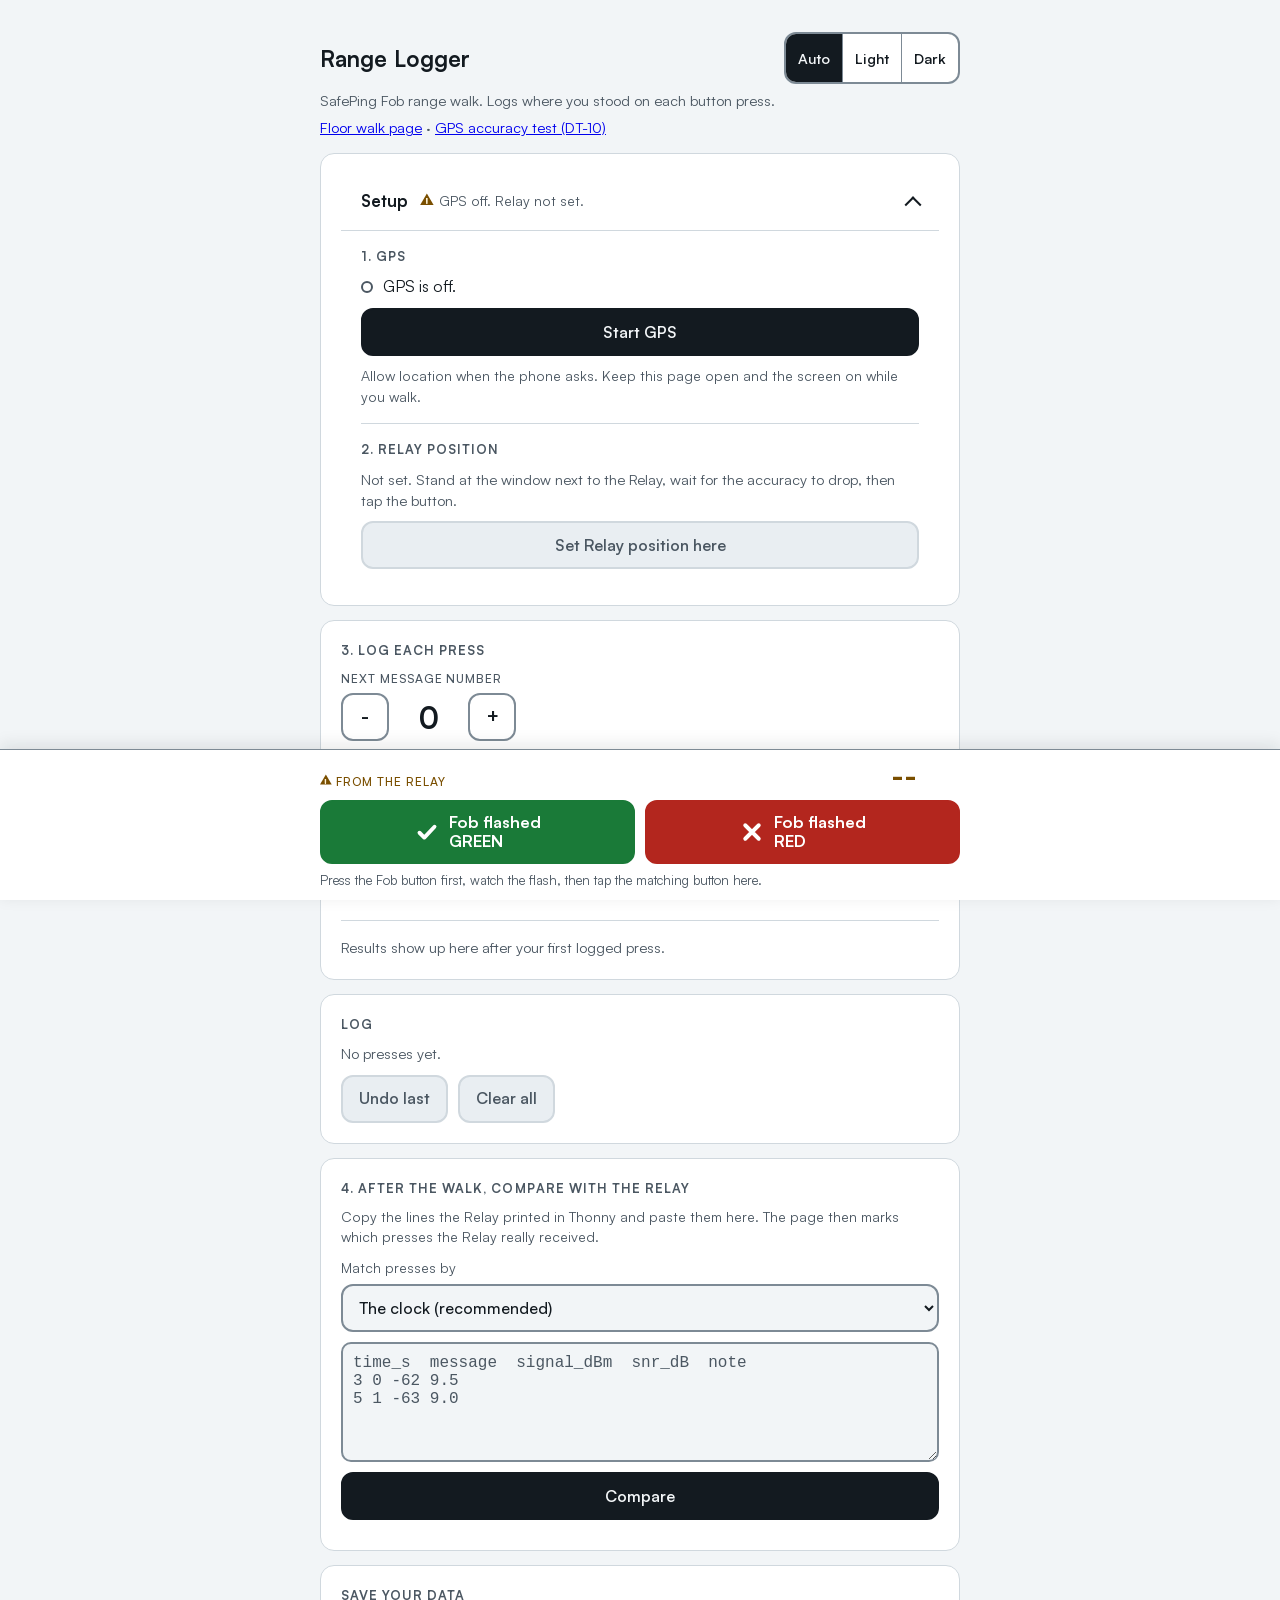
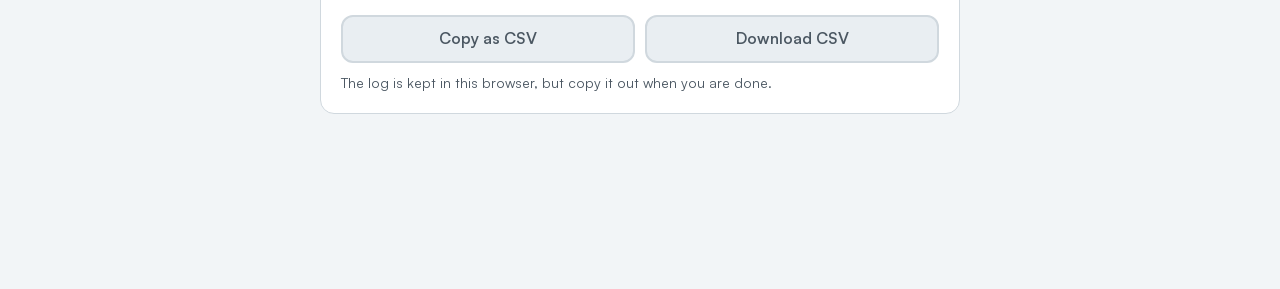
<file: index.html>
<!doctype html>
<html lang="en">
<head>
<meta charset="utf-8">
<meta name="viewport" content="width=device-width, initial-scale=1, viewport-fit=cover">
<meta name="color-scheme" content="light dark">
<title>Range Logger</title>
<link rel="icon" href="data:,">
<link rel="stylesheet" href="style.css">
</head>
<body>

<!-- Check mark and X shapes, drawn once and reused. They stay readable without color. -->
<svg class="sprite" aria-hidden="true" focusable="false">
  <symbol id="i-check" viewBox="0 0 16 16"><path d="M3 8.5l3.2 3.2L13 4.5" fill="none" stroke="currentColor" stroke-width="2.6" stroke-linecap="round" stroke-linejoin="round"/></symbol>
  <symbol id="i-x" viewBox="0 0 16 16"><path d="M3.5 3.5l9 9M12.5 3.5l-9 9" fill="none" stroke="currentColor" stroke-width="2.6" stroke-linecap="round"/></symbol>
</svg>

<main>
  <header>
    <div class="titlebar">
      <h1>Range Logger</h1>
      <div class="theme" role="group" aria-label="Theme">
        <button type="button" data-theme-choice="auto" aria-pressed="true">Auto</button>
        <button type="button" data-theme-choice="light" aria-pressed="false">Light</button>
        <button type="button" data-theme-choice="dark" aria-pressed="false">Dark</button>
      </div>
    </div>
    <p class="sub">SafePing Fob range walk. Logs where you stood on each button press.</p>
    <p class="sub"><a href="floor.html">Floor walk page</a> · <a href="dt10.html">GPS accuracy test (DT-10)</a></p>
  </header>

  <details id="setup" class="card setup" open>
    <summary>
      <span class="sum-title">Setup</span>
      <span id="setupState" class="sum-state">GPS off. Relay not set.</span>
    </summary>
    <div class="setup-body">
      <section id="gpsBox">
        <h2>1. GPS</h2>
        <div class="status"><span id="gpsDot" class="dot"></span><span id="gpsText">GPS is off.</span></div>
        <div class="row gap-top">
          <button id="gpsBtn" class="primary grow">Start GPS</button>
        </div>
        <p class="note">Allow location when the phone asks. Keep this page open and the screen on while you walk.</p>
      </section>

      <section id="baseBox">
        <h2>2. Relay position</h2>
        <p id="baseText" class="empty" aria-live="polite">Not set. Stand at the window next to the Relay, wait for the accuracy to drop, then tap the button.</p>
        <div class="row gap-top">
          <button id="baseBtn" class="grow" disabled>Set Relay position here</button>
        </div>
      </section>
    </div>
  </details>

  <section id="logBox" class="card">
    <h2>3. Log each press</h2>
    <div class="label">Next message number</div>
    <div class="counter">
      <button id="numDown" aria-label="Lower the number">-</button>
      <span id="numNow" class="big">0</span>
      <button id="numUp" aria-label="Raise the number">+</button>
    </div>
    <button id="numReset">Fob restarted, set to 0</button>
    <p class="note">The distance and the two Fob buttons are at the bottom of the screen.</p>
  </section>

  <section id="resultBox" class="card">
    <h2>Result</h2>
    <div id="headline" hidden>
      <p id="headText" class="headline"></p>
      <div id="splitBar" class="split" role="img" aria-label="">
        <span id="barWorked" class="seg good"></span>
        <span id="barFailed" class="seg bad"></span>
      </div>
      <div class="split-legend">
        <span class="chip good"><svg class="ico" viewBox="0 0 16 16" aria-hidden="true"><use href="#i-check"/></svg>Worked <span id="cntWorked">0</span></span>
        <span class="chip bad"><svg class="ico" viewBox="0 0 16 16" aria-hidden="true"><use href="#i-x"/></svg>Failed <span id="cntFailed">0</span></span>
      </div>
      <p id="headSrc" class="note"></p>
    </div>
    <div id="resultExtra" class="result-extra">
      <dl id="summary"></dl>
    </div>
    <div id="chartWrap" class="chart-wrap" hidden>
      <svg id="chart" class="chart" viewBox="0 0 360 250" role="img" aria-label="Distance from the Relay for each press, in order, marked worked or failed"></svg>
      <div class="legend">
        <span class="ok"><svg class="ico" viewBox="0 0 14 14" aria-hidden="true"><circle cx="7" cy="7" r="5" fill="currentColor"/></svg><span class="muted">Worked</span></span>
        <span class="no"><svg class="ico" viewBox="0 0 16 16" aria-hidden="true"><use href="#i-x"/></svg><span class="muted">Failed</span></span>
        <span id="legendSrc"></span>
      </div>
    </div>
  </section>

  <section id="tableBox" class="card">
    <h2>Log</h2>
    <p id="emptyLog" class="empty">No presses yet.</p>
    <div class="tablewrap" id="tableWrap" hidden>
      <table>
        <thead><tr><th>#</th><th>Time</th><th>Feet</th><th>+/- m</th><th>Fob</th><th>Relay</th></tr></thead>
        <tbody id="rows"></tbody>
      </table>
    </div>
    <div class="row gap-top">
      <button id="undoBtn" disabled>Undo last</button>
      <button id="clearBtn" disabled>Clear all</button>
    </div>
  </section>

  <section id="compareBox" class="card">
    <h2>4. After the walk, compare with the Relay</h2>
    <p class="note flush">Copy the lines the Relay printed in Thonny and paste them here. The page then marks which presses the Relay really received.</p>
    <div class="row gap-top field">
      <label for="method">Match presses by</label>
      <select id="method">
        <option value="clock">The clock (recommended)</option>
        <option value="number">Message number</option>
      </select>
    </div>
    <textarea id="relayText" class="gap-top" placeholder="time_s  message  signal_dBm  snr_dB  note&#10;3 0 -62 9.5&#10;5 1 -63 9.0" aria-label="Relay log"></textarea>
    <div class="row gap-top">
      <button id="compareBtn" class="primary grow">Compare</button>
    </div>
    <p id="compareMsg" class="note" role="status" aria-live="polite"></p>
  </section>

  <section class="card">
    <h2>Save your data</h2>
    <div class="row">
      <button id="copyBtn" class="grow">Copy as CSV</button>
      <button id="dlBtn" class="grow">Download CSV</button>
    </div>
    <p id="saveMsg" class="note" role="status" aria-live="polite">The log is kept in this browser, but copy it out when you are done.</p>
    <textarea id="csvBox" class="gap-top" readonly hidden aria-label="CSV text to copy by hand"></textarea>
  </section>
</main>

<!-- Fixed to the bottom of the screen so it stays in reach while you walk. -->
<div class="bar" id="bar">
  <div class="bar-in">
    <div class="dist" id="distBox">
      <span class="label">From the Relay</span>
      <span id="distNow" class="big">--</span>
      <span id="distNowM" class="small muted mono">&nbsp;</span>
    </div>
    <div class="press">
      <button id="saidGreen" class="go"><svg class="ico" viewBox="0 0 16 16" aria-hidden="true"><use href="#i-check"/></svg><span>Fob flashed<br>GREEN</span></button>
      <button id="saidRed" class="stop"><svg class="ico" viewBox="0 0 16 16" aria-hidden="true"><use href="#i-x"/></svg><span>Fob flashed<br>RED</span></button>
    </div>
    <p id="logMsg" class="note" role="status" aria-live="polite">Press the Fob button first, watch the flash, then tap the matching button here.</p>
  </div>
</div>

<script src="app.js"></script>
</body>
</html>
</file>
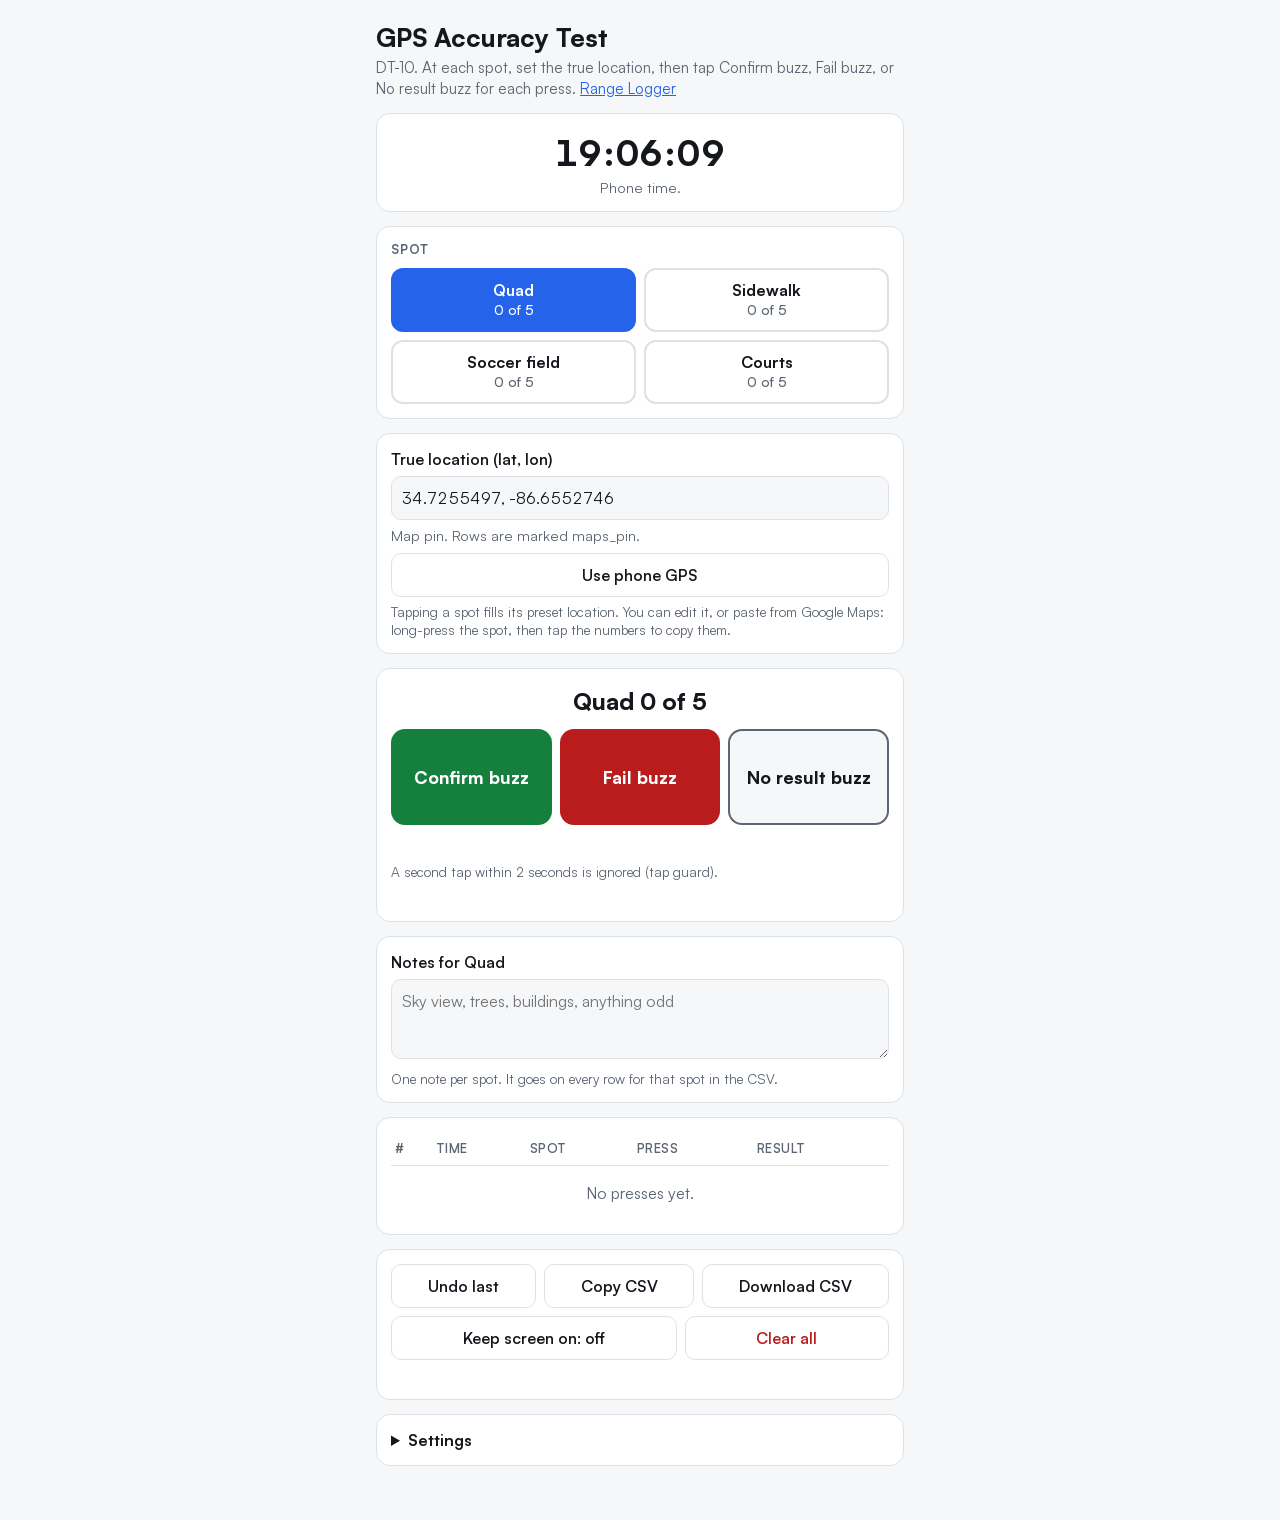
<file: dt10.html>
<!DOCTYPE html>
<html lang="en">
<head>
<meta charset="utf-8">
<meta name="viewport" content="width=device-width, initial-scale=1, viewport-fit=cover">
<meta name="color-scheme" content="light dark">
<title>GPS Accuracy Test</title>
<style>
  @font-face {
    font-family: "Satoshi";
    src: url("fonts/Satoshi-Variable.woff2") format("woff2");
    font-weight: 300 900;
    font-display: swap;
  }
  :root {
    --bg: #f6f7f9; --card: #ffffff; --text: #14171c; --muted: #5b6573; --line: #dde2e8;
    --accent: #2563eb; --accent-text: #ffffff; --ok: #15803d; --ok-bg: #dcfce7;
    --bad: #b91c1c; --bad-bg: #fee2e2; --flash: #dbeafe;
  }
  @media (prefers-color-scheme: dark) {
    :root {
      --bg: #0f1216; --card: #171b21; --text: #e8ecf1; --muted: #9aa5b3; --line: #2a313b;
      --accent: #3b82f6; --accent-text: #ffffff; --ok: #4ade80; --ok-bg: #14301f;
      --bad: #f87171; --bad-bg: #3a1717; --flash: #1e3a5f;
    }
  }
  * { box-sizing: border-box; }
  body {
    margin: 0; background: var(--bg); color: var(--text);
    font-family: "Satoshi", system-ui, -apple-system, "Segoe UI", sans-serif;
    -webkit-text-size-adjust: 100%;
  }
  main { max-width: 560px; margin: 0 auto; padding: 16px 16px 40px; }
  h1 { margin: 4px 0 2px; font-size: 1.6rem; font-weight: 800; }
  h2 { margin: 0 0 10px; font-size: 0.8rem; font-weight: 700; color: var(--muted); text-transform: uppercase; letter-spacing: 0.06em; }
  .sub { margin: 0 0 14px; color: var(--muted); font-size: 0.95rem; }
  .sub a { color: var(--accent); }
  .card { background: var(--card); border: 1px solid var(--line); border-radius: 14px; padding: 14px; margin-bottom: 14px; }
  .clock { font-variant-numeric: tabular-nums; font-size: 2.2rem; font-weight: 800; text-align: center; letter-spacing: 0.02em; }
  .hint { text-align: center; color: var(--muted); font-size: 0.9rem; margin-top: 2px; }
  button { font: inherit; touch-action: manipulation; cursor: pointer; }

  .spots { display: grid; grid-template-columns: repeat(2, 1fr); gap: 8px; }
  .spot-btn {
    min-height: 64px; padding: 8px 6px; border-radius: 12px; border: 2px solid var(--line);
    background: transparent; color: var(--text); font-weight: 700; line-height: 1.2;
  }
  .spot-btn .cnt { display: block; font-weight: 500; font-size: 0.85rem; color: var(--muted); margin-top: 2px; font-variant-numeric: tabular-nums; }
  .spot-btn[aria-pressed="true"] { background: var(--accent); color: var(--accent-text); border-color: var(--accent); }
  .spot-btn[aria-pressed="true"] .cnt { color: var(--accent-text); }

  .count { font-size: 1.5rem; font-weight: 800; text-align: center; font-variant-numeric: tabular-nums; margin: 2px 0 12px; }
  .results { display: grid; grid-template-columns: repeat(3, 1fr); gap: 8px; }
  .res-btn {
    min-height: 96px; padding: 8px 4px; border-radius: 14px; font-size: 1.1rem; font-weight: 800; line-height: 1.15;
    border: 2px solid transparent;
  }
  .res-btn.yes { background: var(--ok); color: #ffffff; }
  .res-btn.no { background: var(--bad); color: #ffffff; }
  .res-btn.none { background: var(--bg); color: var(--text); border-color: var(--muted); }
  .countdown { min-height: 1.4em; margin-top: 10px; text-align: center; font-weight: 700; font-variant-numeric: tabular-nums; }
  @media (prefers-color-scheme: dark) {
    .res-btn.yes, .res-btn.no { color: #0f1216; }
  }
  .res-btn:active { transform: scale(0.98); }
  .res-btn.guarded { opacity: 0.5; }

  .row { display: flex; gap: 8px; flex-wrap: wrap; }
  .row > * { flex: 1 1 auto; }
  .tool {
    min-height: 44px; padding: 8px 12px; border-radius: 10px; border: 1px solid var(--line);
    background: transparent; color: var(--text); font-weight: 600;
  }
  .tool:disabled { color: var(--muted); cursor: default; }
  .tool.danger { color: var(--bad); }

  label { display: block; font-weight: 600; margin-bottom: 6px; }
  input[type="text"], textarea {
    width: 100%; font: inherit; padding: 10px; border-radius: 10px; border: 1px solid var(--line);
    background: var(--bg); color: var(--text);
  }
  input[type="text"] { font-variant-numeric: tabular-nums; }
  input[aria-invalid="true"] { border: 2px solid var(--bad); }
  textarea { min-height: 80px; resize: vertical; }
  .error { color: var(--bad); font-weight: 600; font-size: 0.9rem; margin: 6px 0 0; }
  .error:empty { display: none; }
  .srcline { font-size: 0.9rem; margin: 6px 0 0; color: var(--muted); }
  .srcline.gps { color: var(--text); font-weight: 600; }

  table { width: 100%; border-collapse: collapse; font-variant-numeric: tabular-nums; }
  th, td { text-align: left; padding: 8px 4px; border-bottom: 1px solid var(--line); font-size: 0.95rem; }
  th { color: var(--muted); font-weight: 600; font-size: 0.8rem; text-transform: uppercase; letter-spacing: 0.04em; }
  tr.new td { background: var(--flash); }
  .tag { display: inline-block; padding: 2px 8px; border-radius: 999px; border: 1px solid currentColor; font-weight: 700; font-size: 0.82rem; white-space: nowrap; }
  .tag.yes { color: var(--ok); background: var(--ok-bg); }
  .tag.no { color: var(--bad); background: var(--bad-bg); }
  .tag.none { color: var(--muted); background: transparent; }
  .empty { color: var(--muted); text-align: center; padding: 16px 0; }
  .small { color: var(--muted); font-size: 0.85rem; margin: 6px 0 0; }
  .status { min-height: 1.2em; color: var(--muted); font-size: 0.9rem; margin-top: 8px; }
  details summary { cursor: pointer; font-weight: 700; }
</style>
</head>
<body>
<main>
  <h1>GPS Accuracy Test</h1>
  <p class="sub">DT-10. At each spot, set the true location, then tap Confirm buzz, Fail buzz, or No result buzz for each press. <a href="index.html">Range Logger</a></p>

  <section class="card">
    <div class="clock" id="clock">--:--:--</div>
    <div class="hint">Phone time.</div>
  </section>

  <section class="card">
    <h2>Spot</h2>
    <div class="spots" id="spots" role="group" aria-label="Spot"></div>
  </section>

  <section class="card">
    <label for="loc">True location (lat, lon)</label>
    <input type="text" id="loc" inputmode="text" autocomplete="off" autocapitalize="off" spellcheck="false"
           placeholder="40.712776, -74.005974" aria-describedby="locErr locSrc">
    <p class="error" id="locErr" role="alert"></p>
    <p class="srcline" id="locSrc"></p>
    <div class="row" style="margin-top:8px">
      <button class="tool" id="gps" type="button">Use phone GPS</button>
    </div>
    <p class="small">Tapping a spot fills its preset location. You can edit it, or paste from Google Maps: long-press the spot, then tap the numbers to copy them.</p>
  </section>

  <section class="card">
    <div class="count" id="count" aria-live="polite"></div>
    <div class="results">
      <button class="res-btn yes" id="yes" type="button">Confirm buzz</button>
      <button class="res-btn no" id="no" type="button">Fail buzz</button>
      <button class="res-btn none" id="none" type="button">No result buzz</button>
    </div>
    <div class="countdown" id="countdown"></div>
    <p class="small">A second tap within 2 seconds is ignored (tap guard).</p>
    <div class="status" id="status" role="status" aria-live="polite"></div>
  </section>

  <section class="card">
    <label for="note" id="noteLabel">Notes</label>
    <textarea id="note" placeholder="Sky view, trees, buildings, anything odd"></textarea>
    <p class="small">One note per spot. It goes on every row for that spot in the CSV.</p>
  </section>

  <section class="card">
    <table>
      <thead><tr><th>#</th><th>Time</th><th>Spot</th><th>Press</th><th>Result</th></tr></thead>
      <tbody id="rows"></tbody>
    </table>
    <div class="empty" id="empty">No presses yet.</div>
  </section>

  <section class="card">
    <div class="row">
      <button class="tool" id="undo" type="button">Undo last</button>
      <button class="tool" id="copy" type="button">Copy CSV</button>
      <button class="tool" id="download" type="button">Download CSV</button>
    </div>
    <div class="row" style="margin-top:8px">
      <button class="tool" id="wake" type="button">Keep screen on: off</button>
      <button class="tool danger" id="clear" type="button">Clear all</button>
    </div>
    <div class="status" id="status2" aria-hidden="true"></div>
  </section>

  <details class="card">
    <summary>Settings</summary>
    <div style="margin-top:10px">
      <label for="target">Presses per spot</label>
      <input type="text" id="target" inputmode="numeric" autocomplete="off">
      <p class="small">Used for the "3 of 5" count. Saved on this phone.</p>
    </div>
  </details>
</main>

<script>
(function () {
  "use strict";
  var KEY = "dt10.v1";
  var GUARD_MS = 2000;
  var COUNTDOWN_MS = 30000;
  var PRESETS = [
    { name: "Quad", loc: "34.7255497, -86.6552746" },
    { name: "Sidewalk", loc: "34.7252069, -86.6547724" },
    { name: "Soccer field", loc: "34.7235808, -86.6539513" },
    { name: "Courts", loc: "34.7243290, -86.6539111" }
  ];
  var SPOTS = PRESETS.map(function (p) { return p.name; });
  var RESULTS = {
    confirm: { label: "Confirm buzz", short: "Confirm", cls: "yes" },
    fail: { label: "Fail buzz", short: "Fail", cls: "no" },
    none: { label: "No result buzz", short: "No result", cls: "none" }
  };

  function presetLoc(name) {
    for (var i = 0; i < PRESETS.length; i++) { if (PRESETS[i].name === name) { return PRESETS[i].loc; } }
    return "";
  }
  function blankSpot(name) { return { loc: presetLoc(name), source: "maps_pin", acc: null, note: "" }; }
  function freshState() {
    var s = { spot: SPOTS[0], target: 5, spots: {}, rows: [] };
    SPOTS.forEach(function (name) { s.spots[name] = blankSpot(name); });
    return s;
  }

  // Browser storage can be missing or blocked, so every use is wrapped.
  function load() {
    var s = freshState();
    try {
      var raw = window.localStorage.getItem(KEY);
      var saved = raw ? JSON.parse(raw) : null;
      if (saved && Array.isArray(saved.rows)) {
        s.rows = saved.rows;
        // Rows saved by the first version used other result words.
        s.rows.forEach(function (r) {
          if (r.result === "confirmed") { r.result = "confirm"; }
          else if (r.result === "not_confirmed") { r.result = "fail"; }
        });
        if (SPOTS.indexOf(saved.spot) !== -1) { s.spot = saved.spot; }
        if (saved.target > 0) { s.target = saved.target; }
        SPOTS.forEach(function (name) {
          var sp = saved.spots && saved.spots[name];
          if (sp) {
            s.spots[name] = {
              loc: String(sp.loc || presetLoc(name)),
              source: sp.source === "phone_gps" ? "phone_gps" : "maps_pin",
              acc: typeof sp.acc === "number" ? sp.acc : null,
              note: String(sp.note || "")
            };
          }
        });
      }
    } catch (e) { /* start fresh */ }
    return s;
  }
  function save() {
    try { window.localStorage.setItem(KEY, JSON.stringify(state)); } catch (e) { /* not saved, still works */ }
  }

  var state = load();
  var lastTapAt = 0;
  var newestId = state.rows.length ? state.rows[state.rows.length - 1].id : null;
  var clearArmed = false, clearTimer = null;
  var wakeLock = null, wantWake = false;
  var gpsBusy = false;
  // When the 30 second reminder ends. 0 means no reminder is running.
  var countdownUntil = state.rows.length ? state.rows[state.rows.length - 1].epoch_ms + COUNTDOWN_MS : 0;
  if (countdownUntil <= Date.now()) { countdownUntil = 0; }

  var el = function (id) { return document.getElementById(id); };
  function pad(n) { return (n < 10 ? "0" : "") + n; }
  function hms(d) { return pad(d.getHours()) + ":" + pad(d.getMinutes()) + ":" + pad(d.getSeconds()); }
  function setStatus(text) { el("status").textContent = text; el("status2").textContent = text; }
  function cur() { return state.spots[state.spot]; }

  // Reads "lat, lon" as Google Maps copies it. Also takes a space instead of the comma.
  function parseLoc(text) {
    var t = String(text).trim();
    if (t === "") { return { ok: false, msg: "Paste the true location first, as lat, lon." }; }
    var m = t.match(/^\(?\s*([-+]?\d+(?:\.\d+)?)\s*(?:,\s*|\s+)([-+]?\d+(?:\.\d+)?)\s*\)?$/);
    if (!m) { return { ok: false, msg: "That is not two numbers. Use the form 40.712776, -74.005974." }; }
    var lat = parseFloat(m[1]), lon = parseFloat(m[2]);
    if (!isFinite(lat) || !isFinite(lon)) { return { ok: false, msg: "That is not two numbers." }; }
    if (lat < -90 || lat > 90) { return { ok: false, msg: "Latitude must be between -90 and 90. Check the order is lat, lon." }; }
    if (lon < -180 || lon > 180) { return { ok: false, msg: "Longitude must be between -180 and 180." }; }
    return { ok: true, lat: lat, lon: lon };
  }

  function countFor(name) {
    return state.rows.filter(function (r) { return r.spot === name; }).length;
  }

  // Shows the error under the field. Empty is not marked as an error until a press is tried.
  function checkLoc(showEmpty) {
    var p = parseLoc(el("loc").value);
    var isEmpty = el("loc").value.trim() === "";
    var show = !p.ok && (!isEmpty || showEmpty);
    el("locErr").textContent = show ? p.msg : "";
    el("loc").setAttribute("aria-invalid", show ? "true" : "false");
    return p;
  }

  function renderSource() {
    var sp = cur(), s = el("locSrc");
    if (sp.source === "phone_gps" && sp.loc) {
      s.className = "srcline gps";
      s.textContent = "From phone GPS, accuracy +/- " + Math.round(sp.acc) + " m. Rows are marked phone_gps.";
    } else {
      s.className = "srcline";
      s.textContent = sp.loc ? "Map pin. Rows are marked maps_pin." : "";
    }
  }

  function renderSpots() {
    var box = el("spots");
    box.innerHTML = "";
    SPOTS.forEach(function (name) {
      var b = document.createElement("button");
      b.type = "button";
      b.className = "spot-btn";
      b.setAttribute("aria-pressed", name === state.spot ? "true" : "false");
      b.appendChild(document.createTextNode(name));
      var c = document.createElement("span");
      c.className = "cnt";
      c.textContent = countFor(name) + " of " + state.target;
      b.appendChild(c);
      b.addEventListener("click", function () { pickSpot(name); });
      box.appendChild(b);
    });
    el("count").textContent = state.spot + " " + countFor(state.spot) + " of " + state.target;
  }

  function renderSpotFields() {
    el("loc").value = cur().loc;
    el("note").value = cur().note;
    el("noteLabel").textContent = "Notes for " + state.spot;
    checkLoc(false);
    renderSource();
  }

  function pickSpot(name) {
    // Every tap on a spot loads its preset location, even the spot already selected.
    state.spot = name;
    var sp = state.spots[name];
    sp.loc = presetLoc(name);
    sp.source = "maps_pin";
    sp.acc = null;
    save();
    renderSpots();
    renderSpotFields();
    setStatus(name + ": preset location filled. You can edit it.");
  }

  function renderRows() {
    var body = el("rows");
    body.innerHTML = "";
    state.rows.slice().reverse().forEach(function (r) {
      var tr = document.createElement("tr");
      if (r.id === newestId) { tr.className = "new"; }
      [String(r.n), hms(new Date(r.epoch_ms)), r.spot, String(r.press)].forEach(function (t) {
        var td = document.createElement("td");
        td.textContent = t;
        tr.appendChild(td);
      });
      var td = document.createElement("td");
      var tag = document.createElement("span");
      var info = RESULTS[r.result] || RESULTS.none;
      tag.className = "tag " + info.cls;
      tag.textContent = info.short;
      td.appendChild(tag);
      tr.appendChild(td);
      body.appendChild(tr);
    });
    el("empty").style.display = state.rows.length ? "none" : "block";
  }

  function renderAll() { renderSpots(); renderRows(); }

  // A reminder only. The result buttons stay usable the whole time.
  function renderCountdown() {
    var box = el("countdown");
    if (!countdownUntil) { box.textContent = ""; return; }
    var left = Math.ceil((countdownUntil - Date.now()) / 1000);
    box.textContent = left > 0 ? "Next press in " + left + " s" : "Ready for the next press.";
  }

  function record(result, button) {
    var now = Date.now();
    if (now - lastTapAt < GUARD_MS) {
      setStatus("Ignored a second tap within 2 seconds (tap guard).");
      button.classList.add("guarded");
      setTimeout(function () { button.classList.remove("guarded"); }, 300);
      return;
    }
    var p = checkLoc(true);
    if (!p.ok) {
      setStatus("Not saved. Fix the true location first.");
      el("loc").focus();
      return;
    }
    lastTapAt = now;
    var sp = cur();
    var row = {
      id: now,
      n: state.rows.length + 1,
      spot: state.spot,
      press: countFor(state.spot) + 1,
      result: result,
      true_lat: p.lat,
      true_lon: p.lon,
      source: sp.source,
      phone_acc_m: sp.source === "phone_gps" ? sp.acc : null,
      iso: new Date(now).toISOString(),
      epoch_ms: now
    };
    state.rows.push(row);
    newestId = row.id;
    countdownUntil = now + COUNTDOWN_MS;
    save();
    renderAll();
    renderCountdown();
    setStatus("Saved " + row.spot + " press " + row.press + ": " + RESULTS[result].short + ".");
  }

  function useGps() {
    if (gpsBusy) { return; }
    if (!("geolocation" in navigator)) { setStatus("This browser has no GPS support."); return; }
    gpsBusy = true;
    var spotAtStart = state.spot;
    el("gps").disabled = true;
    el("gps").textContent = "Getting position...";
    setStatus("Waiting for the phone GPS. Stand still.");
    navigator.geolocation.getCurrentPosition(function (pos) {
      gpsBusy = false;
      el("gps").disabled = false;
      el("gps").textContent = "Use phone GPS";
      var sp = state.spots[spotAtStart];
      sp.loc = pos.coords.latitude.toFixed(6) + ", " + pos.coords.longitude.toFixed(6);
      sp.source = "phone_gps";
      sp.acc = pos.coords.accuracy;
      save();
      if (state.spot === spotAtStart) { renderSpotFields(); }
      setStatus("Phone GPS for " + spotAtStart + ", accuracy +/- " + Math.round(pos.coords.accuracy) + " m.");
    }, function (err) {
      gpsBusy = false;
      el("gps").disabled = false;
      el("gps").textContent = "Use phone GPS";
      setStatus(err.code === 1 ? "Location is blocked. Allow it in the browser's site settings."
              : err.code === 3 ? "GPS timed out. Try again outside."
              : "No position available. Try again outside.");
    }, { enableHighAccuracy: true, maximumAge: 0, timeout: 30000 });
  }

  // CSV fields with a comma, quote, or line break are quoted.
  function q(v) {
    var s = v === null || v === undefined ? "" : String(v);
    return /[",\r\n]/.test(s) ? '"' + s.replace(/"/g, '""') + '"' : s;
  }
  function csv() {
    var lines = ["n,spot,press,result,true_lat,true_lon,source,phone_acc_m,iso,epoch_ms,note"];
    state.rows.forEach(function (r) {
      var sp = state.spots[r.spot];
      var acc = r.source === "phone_gps" ? r.phone_acc_m : null;
      lines.push([r.n, r.spot, r.press, r.result, r.true_lat, r.true_lon, r.source, acc, r.iso, r.epoch_ms,
                  sp ? sp.note : ""].map(q).join(","));
    });
    return lines.join("\n") + "\n";
  }
  function fileName() {
    var d = state.rows.length ? new Date(state.rows[0].epoch_ms) : new Date();
    return "dt10_" + d.getFullYear() + "-" + pad(d.getMonth() + 1) + "-" + pad(d.getDate()) +
      "_" + pad(d.getHours()) + pad(d.getMinutes()) + ".csv";
  }
  function copyText(text) {
    if (navigator.clipboard && navigator.clipboard.writeText) {
      return navigator.clipboard.writeText(text);
    }
    return new Promise(function (resolve, reject) {
      var ta = document.createElement("textarea");
      ta.value = text;
      ta.setAttribute("readonly", "");
      ta.style.position = "fixed";
      ta.style.opacity = "0";
      document.body.appendChild(ta);
      ta.select();
      var ok = false;
      try { ok = document.execCommand("copy"); } catch (e) { ok = false; }
      document.body.removeChild(ta);
      if (ok) { resolve(); } else { reject(new Error("copy failed")); }
    });
  }

  // ---------- wiring ----------
  el("yes").addEventListener("click", function () { record("confirm", el("yes")); });
  el("no").addEventListener("click", function () { record("fail", el("no")); });
  el("none").addEventListener("click", function () { record("none", el("none")); });
  el("gps").addEventListener("click", useGps);

  el("loc").addEventListener("input", function () {
    var sp = cur();
    sp.loc = el("loc").value;
    // A typed or pasted value is a map pin, not phone GPS.
    sp.source = "maps_pin";
    sp.acc = null;
    save();
    checkLoc(false);
    renderSource();
  });
  el("note").addEventListener("input", function () { cur().note = el("note").value; save(); });

  el("undo").addEventListener("click", function () {
    if (!state.rows.length) { setStatus("Nothing to undo."); return; }
    var r = state.rows.pop();
    newestId = state.rows.length ? state.rows[state.rows.length - 1].id : null;
    lastTapAt = 0;
    countdownUntil = 0;
    renderCountdown();
    save();
    renderAll();
    setStatus("Removed row " + r.n + " (" + r.spot + " press " + r.press + ").");
  });

  el("copy").addEventListener("click", function () {
    if (!state.rows.length) { setStatus("No rows yet."); return; }
    copyText(csv()).then(function () { setStatus("CSV copied."); },
                         function () { setStatus("Copy did not work here. Use Download CSV."); });
  });

  el("download").addEventListener("click", function () {
    if (!state.rows.length) { setStatus("No rows yet."); return; }
    var blob = new Blob([csv()], { type: "text/csv" });
    var url = URL.createObjectURL(blob);
    var a = document.createElement("a");
    a.href = url;
    a.download = fileName();
    document.body.appendChild(a);
    a.click();
    document.body.removeChild(a);
    setTimeout(function () { URL.revokeObjectURL(url); }, 1000);
    setStatus("Downloaded " + a.download + ".");
  });

  el("clear").addEventListener("click", function () {
    if (!clearArmed) {
      clearArmed = true;
      el("clear").textContent = "Tap again to clear";
      setStatus("Tap Clear again within 3 seconds to delete all " + state.rows.length +
        " rows, the true locations, and the notes.");
      clearTimer = setTimeout(function () { clearArmed = false; el("clear").textContent = "Clear all"; }, 3000);
      return;
    }
    clearTimeout(clearTimer);
    clearArmed = false;
    el("clear").textContent = "Clear all";
    var target = state.target;
    state = freshState();
    state.target = target;
    newestId = null;
    lastTapAt = 0;
    countdownUntil = 0;
    renderCountdown();
    save();
    renderAll();
    renderSpotFields();
    setStatus("Cleared.");
  });

  function setWakeLabel() { el("wake").textContent = "Keep screen on: " + (wakeLock ? "on" : "off"); }
  function requestWake() {
    if (!("wakeLock" in navigator)) { setStatus("This browser cannot keep the screen on."); wantWake = false; return; }
    navigator.wakeLock.request("screen").then(function (lock) {
      wakeLock = lock;
      lock.addEventListener("release", function () { wakeLock = null; setWakeLabel(); });
      setWakeLabel();
    }, function () { setStatus("Could not keep the screen on."); });
  }
  el("wake").addEventListener("click", function () {
    if (wakeLock || wantWake) {
      wantWake = false;
      if (wakeLock) { try { wakeLock.release(); } catch (e) { /* ignore */ } }
      wakeLock = null;
      setWakeLabel();
      return;
    }
    wantWake = true;
    requestWake();
  });
  // The browser drops the lock when the page is hidden. Take it back on return.
  document.addEventListener("visibilitychange", function () {
    if (wantWake && !wakeLock && document.visibilityState === "visible") { requestWake(); }
  });

  el("target").addEventListener("change", function () {
    var n = parseInt(el("target").value, 10);
    if (!(n > 0)) { setStatus("Type a whole number above 0."); el("target").value = state.target; return; }
    state.target = n;
    save();
    renderSpots();
    setStatus("Presses per spot set to " + n + ".");
  });

  function tick() { el("clock").textContent = hms(new Date()); renderCountdown(); }
  setInterval(tick, 250);
  tick();
  el("target").value = state.target;
  renderAll();
  renderSpotFields();
  if (state.rows.length) { setStatus("Restored " + state.rows.length + " rows saved on this phone."); }

  // for testing only: lets a test read the CSV and the parser without clicking
  window.__dt10 = { csv: csv, parseLoc: parseLoc, state: function () { return state; } };
})();
</script>
</body>
</html>
</file>
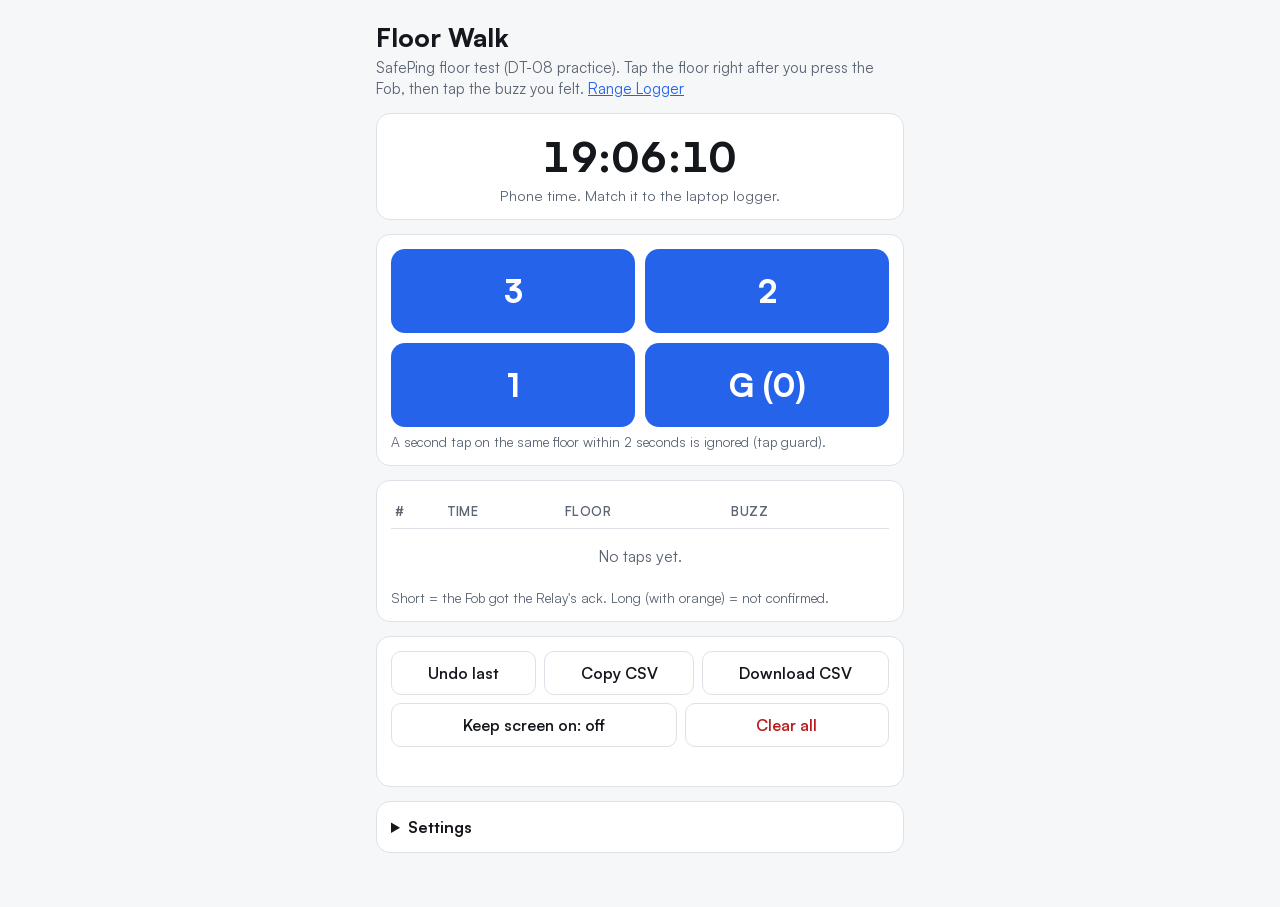
<file: floor.html>
<!DOCTYPE html>
<html lang="en">
<head>
<meta charset="utf-8">
<meta name="viewport" content="width=device-width, initial-scale=1, viewport-fit=cover">
<meta name="color-scheme" content="light dark">
<title>Floor Walk</title>
<style>
  @font-face {
    font-family: "Satoshi";
    src: url("fonts/Satoshi-Variable.woff2") format("woff2");
    font-weight: 300 900;
    font-display: swap;
  }
  :root {
    --bg: #f6f7f9; --card: #ffffff; --text: #14171c; --muted: #5b6573; --line: #dde2e8;
    --accent: #2563eb; --accent-text: #ffffff; --ok: #15803d; --ok-bg: #dcfce7;
    --bad: #b91c1c; --bad-bg: #fee2e2; --flash: #dbeafe;
  }
  @media (prefers-color-scheme: dark) {
    :root {
      --bg: #0f1216; --card: #171b21; --text: #e8ecf1; --muted: #9aa5b3; --line: #2a313b;
      --accent: #3b82f6; --accent-text: #ffffff; --ok: #4ade80; --ok-bg: #14301f;
      --bad: #f87171; --bad-bg: #3a1717; --flash: #1e3a5f;
    }
  }
  * { box-sizing: border-box; }
  body {
    margin: 0; background: var(--bg); color: var(--text);
    font-family: "Satoshi", system-ui, -apple-system, "Segoe UI", sans-serif;
    -webkit-text-size-adjust: 100%;
  }
  main { max-width: 560px; margin: 0 auto; padding: 16px 16px 40px; }
  h1 { margin: 4px 0 2px; font-size: 1.6rem; font-weight: 800; }
  .sub { margin: 0 0 14px; color: var(--muted); font-size: 0.95rem; }
  .sub a { color: var(--accent); }
  .card { background: var(--card); border: 1px solid var(--line); border-radius: 14px; padding: 14px; margin-bottom: 14px; }
  .clock { font-variant-numeric: tabular-nums; font-size: 2.6rem; font-weight: 800; text-align: center; letter-spacing: 0.02em; }
  .hint { text-align: center; color: var(--muted); font-size: 0.9rem; margin-top: 2px; }
  .floors { display: grid; grid-template-columns: repeat(2, 1fr); gap: 10px; }
  button { font: inherit; touch-action: manipulation; cursor: pointer; }
  .floor-btn {
    min-height: 84px; border: none; border-radius: 14px; background: var(--accent); color: var(--accent-text);
    font-size: 2rem; font-weight: 800;
  }
  .floor-btn:active { transform: scale(0.98); }
  .floor-btn.guarded { opacity: 0.5; }
  .row { display: flex; gap: 8px; flex-wrap: wrap; }
  .row > * { flex: 1 1 auto; }
  .tool {
    min-height: 44px; padding: 8px 12px; border-radius: 10px; border: 1px solid var(--line);
    background: transparent; color: var(--text); font-weight: 600;
  }
  .tool.danger { color: var(--bad); }
  table { width: 100%; border-collapse: collapse; font-variant-numeric: tabular-nums; }
  th, td { text-align: left; padding: 8px 4px; border-bottom: 1px solid var(--line); font-size: 0.95rem; }
  th { color: var(--muted); font-weight: 600; font-size: 0.8rem; text-transform: uppercase; letter-spacing: 0.04em; }
  tr.new td { background: var(--flash); }
  .floor-cell { font-weight: 800; font-size: 1.1rem; }
  .chip {
    min-height: 40px; min-width: 60px; padding: 6px 10px; border-radius: 999px; border: 1px solid var(--line);
    background: transparent; color: var(--text); font-weight: 700; margin-right: 4px;
  }
  .chip.short.on { background: var(--ok-bg); color: var(--ok); border-color: var(--ok); }
  .chip.long.on { background: var(--bad-bg); color: var(--bad); border-color: var(--bad); }
  .del { border: none; background: transparent; color: var(--muted); font-size: 1.2rem; min-width: 36px; min-height: 40px; }
  .empty { color: var(--muted); text-align: center; padding: 16px 0; }
  label { display: block; font-weight: 600; margin-bottom: 6px; }
  input[type="text"] {
    width: 100%; font: inherit; padding: 10px; border-radius: 10px; border: 1px solid var(--line);
    background: var(--bg); color: var(--text);
  }
  .small { color: var(--muted); font-size: 0.85rem; margin: 6px 0 0; }
  .status { min-height: 1.2em; color: var(--muted); font-size: 0.9rem; margin-top: 8px; }
  details summary { cursor: pointer; font-weight: 700; }
</style>
</head>
<body>
<main>
  <h1>Floor Walk</h1>
  <p class="sub">SafePing floor test (DT-08 practice). Tap the floor right after you press the Fob, then tap the buzz you felt. <a href="index.html">Range Logger</a></p>

  <section class="card">
    <div class="clock" id="clock">--:--:--</div>
    <div class="hint">Phone time. Match it to the laptop logger.</div>
  </section>

  <section class="card">
    <div class="floors" id="floors"></div>
    <p class="small">A second tap on the same floor within 2 seconds is ignored (tap guard).</p>
  </section>

  <section class="card">
    <table>
      <thead><tr><th>#</th><th>Time</th><th>Floor</th><th>Buzz</th><th></th></tr></thead>
      <tbody id="rows"></tbody>
    </table>
    <div class="empty" id="empty">No taps yet.</div>
    <p class="small">Short = the Fob got the Relay's ack. Long (with orange) = not confirmed.</p>
  </section>

  <section class="card">
    <div class="row">
      <button class="tool" id="undo" type="button">Undo last</button>
      <button class="tool" id="copy" type="button">Copy CSV</button>
      <button class="tool" id="download" type="button">Download CSV</button>
    </div>
    <div class="row" style="margin-top:8px">
      <button class="tool" id="wake" type="button">Keep screen on: off</button>
      <button class="tool danger" id="clear" type="button">Clear all</button>
    </div>
    <div class="status" id="status" role="status" aria-live="polite"></div>
  </section>

  <details class="card">
    <summary>Settings</summary>
    <div style="margin-top:10px">
      <label for="floorList">Floors, top first, 0 = ground</label>
      <input type="text" id="floorList" inputmode="numeric" autocomplete="off">
      <p class="small">Example: 3,2,1,0. Saved on this phone.</p>
    </div>
  </details>
</main>

<script>
(function () {
  "use strict";
  var KEY_ROWS = "floorwalk.rows.v1";
  var KEY_FLOORS = "floorwalk.floors.v1";
  var GUARD_MS = 2000;

  // Browser storage can be missing or blocked, so every use is wrapped.
  function load(key, fallback) {
    try {
      var raw = window.localStorage.getItem(key);
      return raw ? JSON.parse(raw) : fallback;
    } catch (e) { return fallback; }
  }
  function save(key, value) {
    try { window.localStorage.setItem(key, JSON.stringify(value)); } catch (e) { /* not saved, still works */ }
  }

  var rows = load(KEY_ROWS, []);
  if (!Array.isArray(rows)) { rows = []; }
  var floors = load(KEY_FLOORS, [3, 2, 1, 0]);
  var lastTap = { floor: null, at: 0 };
  var newestId = null;
  var clearArmed = false;
  var wakeLock = null;

  var el = function (id) { return document.getElementById(id); };

  function pad(n) { return (n < 10 ? "0" : "") + n; }
  function hms(d) { return pad(d.getHours()) + ":" + pad(d.getMinutes()) + ":" + pad(d.getSeconds()); }
  function floorName(f) { return f === 0 ? "G (0)" : String(f); }
  function setStatus(text) { el("status").textContent = text; }

  function parseFloors(text) {
    var out = [];
    String(text).split(/[,\s]+/).forEach(function (part) {
      if (part === "") { return; }
      var n = parseInt(part, 10);
      if (!isNaN(n) && out.indexOf(n) === -1) { out.push(n); }
    });
    return out;
  }

  function renderFloors() {
    var box = el("floors");
    box.innerHTML = "";
    floors.forEach(function (f) {
      var b = document.createElement("button");
      b.type = "button";
      b.className = "floor-btn";
      b.textContent = floorName(f);
      b.setAttribute("data-floor", String(f));
      b.addEventListener("click", function () { tapFloor(f, b); });
      box.appendChild(b);
    });
    el("floorList").value = floors.join(",");
  }

  function tapFloor(f, button) {
    var now = Date.now();
    if (lastTap.floor === f && now - lastTap.at < GUARD_MS) {
      setStatus("Ignored a second tap on floor " + floorName(f) + " (tap guard).");
      button.classList.add("guarded");
      setTimeout(function () { button.classList.remove("guarded"); }, 300);
      return;
    }
    lastTap = { floor: f, at: now };
    var d = new Date(now);
    var row = { id: now, n: rows.length + 1, time: hms(d), iso: d.toISOString(), epoch_ms: now, floor: f, buzz: "" };
    rows.push(row);
    newestId = row.id;
    save(KEY_ROWS, rows);
    renderRows();
    setStatus("Floor " + floorName(f) + " at " + row.time + ". Now tap Short or Long.");
  }

  function renumber() { rows.forEach(function (r, i) { r.n = i + 1; }); }

  function setBuzz(id, value) {
    rows.forEach(function (r) { if (r.id === id) { r.buzz = (r.buzz === value ? "" : value); } });
    save(KEY_ROWS, rows);
    renderRows();
  }

  function removeRow(id) {
    rows = rows.filter(function (r) { return r.id !== id; });
    renumber();
    save(KEY_ROWS, rows);
    renderRows();
    setStatus("Row deleted.");
  }

  function renderRows() {
    var body = el("rows");
    body.innerHTML = "";
    rows.slice().reverse().forEach(function (r) {
      var tr = document.createElement("tr");
      if (r.id === newestId) { tr.className = "new"; }
      var cells = [String(r.n), r.time];
      cells.forEach(function (t) {
        var td = document.createElement("td");
        td.textContent = t;
        tr.appendChild(td);
      });
      var fl = document.createElement("td");
      fl.className = "floor-cell";
      fl.textContent = floorName(r.floor);
      tr.appendChild(fl);

      var bz = document.createElement("td");
      [["short", "Short"], ["long", "Long"]].forEach(function (pair) {
        var c = document.createElement("button");
        c.type = "button";
        c.className = "chip " + pair[0] + (r.buzz === pair[0] ? " on" : "");
        c.textContent = pair[1];
        c.setAttribute("aria-pressed", r.buzz === pair[0] ? "true" : "false");
        c.addEventListener("click", function () { setBuzz(r.id, pair[0]); });
        bz.appendChild(c);
      });
      tr.appendChild(bz);

      var dl = document.createElement("td");
      var x = document.createElement("button");
      x.type = "button";
      x.className = "del";
      x.setAttribute("aria-label", "Delete row " + r.n);
      x.textContent = "×";
      x.addEventListener("click", function () { removeRow(r.id); });
      dl.appendChild(x);
      tr.appendChild(dl);
      body.appendChild(tr);
    });
    el("empty").style.display = rows.length ? "none" : "block";
  }

  function csv() {
    var lines = ["n,time,iso,epoch_ms,floor,buzz"];
    rows.forEach(function (r) {
      lines.push([r.n, r.time, r.iso, r.epoch_ms, r.floor, r.buzz].join(","));
    });
    return lines.join("\n") + "\n";
  }

  function fileName() {
    var d = rows.length ? new Date(rows[0].epoch_ms) : new Date();
    return "floorwalk_" + d.getFullYear() + "-" + pad(d.getMonth() + 1) + "-" + pad(d.getDate()) +
      "_" + pad(d.getHours()) + pad(d.getMinutes()) + ".csv";
  }

  function copyText(text) {
    if (navigator.clipboard && navigator.clipboard.writeText) {
      return navigator.clipboard.writeText(text);
    }
    return new Promise(function (resolve, reject) {
      var ta = document.createElement("textarea");
      ta.value = text;
      ta.setAttribute("readonly", "");
      ta.style.position = "fixed";
      ta.style.opacity = "0";
      document.body.appendChild(ta);
      ta.select();
      var ok = false;
      try { ok = document.execCommand("copy"); } catch (e) { ok = false; }
      document.body.removeChild(ta);
      if (ok) { resolve(); } else { reject(new Error("copy failed")); }
    });
  }

  el("undo").addEventListener("click", function () {
    if (!rows.length) { setStatus("Nothing to undo."); return; }
    var r = rows.pop();
    newestId = rows.length ? rows[rows.length - 1].id : null;
    save(KEY_ROWS, rows);
    renderRows();
    setStatus("Removed row " + r.n + " (floor " + floorName(r.floor) + ").");
  });

  el("copy").addEventListener("click", function () {
    if (!rows.length) { setStatus("No rows yet."); return; }
    copyText(csv()).then(function () { setStatus("CSV copied. Paste it into the chat or a note."); },
                         function () { setStatus("Copy did not work here. Use Download CSV."); });
  });

  el("download").addEventListener("click", function () {
    if (!rows.length) { setStatus("No rows yet."); return; }
    var blob = new Blob([csv()], { type: "text/csv" });
    var url = URL.createObjectURL(blob);
    var a = document.createElement("a");
    a.href = url;
    a.download = fileName();
    document.body.appendChild(a);
    a.click();
    document.body.removeChild(a);
    setTimeout(function () { URL.revokeObjectURL(url); }, 1000);
    setStatus("Downloaded " + a.download + ".");
  });

  el("clear").addEventListener("click", function () {
    if (!rows.length) { setStatus("Already empty."); return; }
    if (!clearArmed) {
      clearArmed = true;
      el("clear").textContent = "Tap again to clear";
      setStatus("Tap Clear again within 3 seconds to delete all " + rows.length + " rows.");
      setTimeout(function () { clearArmed = false; el("clear").textContent = "Clear all"; }, 3000);
      return;
    }
    clearArmed = false;
    el("clear").textContent = "Clear all";
    rows = [];
    newestId = null;
    save(KEY_ROWS, rows);
    renderRows();
    setStatus("Cleared.");
  });

  function setWakeLabel() {
    el("wake").textContent = "Keep screen on: " + (wakeLock ? "on" : "off");
  }
  el("wake").addEventListener("click", function () {
    if (wakeLock) {
      try { wakeLock.release(); } catch (e) { /* ignore */ }
      wakeLock = null;
      setWakeLabel();
      return;
    }
    if (!("wakeLock" in navigator)) { setStatus("This browser cannot keep the screen on."); return; }
    navigator.wakeLock.request("screen").then(function (lock) {
      wakeLock = lock;
      lock.addEventListener("release", function () { wakeLock = null; setWakeLabel(); });
      setWakeLabel();
      setStatus("Screen will stay on while this page is open.");
    }, function () { setStatus("Could not keep the screen on."); });
  });

  el("floorList").addEventListener("change", function () {
    var parsed = parseFloors(el("floorList").value);
    if (!parsed.length) { setStatus("Type at least one floor number."); el("floorList").value = floors.join(","); return; }
    floors = parsed;
    save(KEY_FLOORS, floors);
    renderFloors();
    setStatus("Floors set to " + floors.join(", ") + ".");
  });

  function tick() { el("clock").textContent = hms(new Date()); }
  setInterval(tick, 250);
  tick();
  renderFloors();
  if (rows.length) { newestId = rows[rows.length - 1].id; }
  renderRows();
  if (rows.length) { setStatus("Restored " + rows.length + " rows saved on this phone."); }

  // for testing only: lets a test read the CSV without clicking
  window.__floorwalk = { csv: csv, rows: function () { return rows; } };
})();
</script>
</body>
</html>
</file>
<file: style.css>
/* Range Logger styles.
   One narrow column built for a phone held outdoors in sunlight.
   Color is used only for meaning:
   green = worked, red = failed, amber = warning. Everything else is neutral. */

/* ---------- font ---------- */
/* One variable file covers every weight from 300 to 900. */
@font-face {
  font-family: "Satoshi";
  src: url("fonts/Satoshi-Variable.woff2") format("woff2");
  font-weight: 300 900;
  font-style: normal;
  font-display: swap;
}

/* ---------- colors: light (the default) ---------- */
:root {
  color-scheme: light;

  /* Surfaces and text, with a very slight cool tint. */
  --bg: #f2f5f7;
  --surface: #ffffff;
  --surface-2: #e9eef2;
  --text: #131a20;
  --muted: #4b5762;
  --line: #d0d8de;          /* soft dividers */
  --line-strong: #7d8a95;   /* borders on buttons and fields */
  --focus: #131a20;

  /* Primary buttons are solid neutral. */
  --primary-bg: #131a20;
  --primary-fg: #f2f5f7;

  /* Green: worked. */
  --good: #1a7a38;
  --on-good: #ffffff;
  --good-ink: #135c2b;
  --good-bg: #e1f2e6;

  /* Red: failed. */
  --bad: #b3261e;
  --on-bad: #ffffff;
  --bad-ink: #a3201a;
  --bad-bg: #fbe6e4;

  /* Amber: warning. */
  --warn-ink: #7a4f00;
  --warn-bg: #fdf1d3;

  --shadow: 0 -4px 16px rgb(19 26 32 / 0.1);

  --font-sans: "Satoshi", system-ui, "Segoe UI", Roboto, Arial, sans-serif;
  --font-mono: ui-monospace, SFMono-Regular, Menlo, Consolas, "Liberation Mono", monospace;
}

/* ---------- colors: dark, when the phone asks for it and no choice is saved ---------- */
@media (prefers-color-scheme: dark) {
  :root:not([data-theme="light"]) {
    color-scheme: dark;
    --bg: #0d1217;
    --surface: #151c22;
    --surface-2: #1d262e;
    --text: #e8edf1;
    --muted: #a0adb8;
    --line: #28333c;
    --line-strong: #6a7783;
    --focus: #e8edf1;
    --primary-bg: #e8edf1;
    --primary-fg: #0d1217;
    --good: #4cc26f;
    --on-good: #0d1217;
    --good-ink: #7fdc9d;
    --good-bg: #11301c;
    --bad: #ff7a70;
    --on-bad: #0d1217;
    --bad-ink: #ff9d94;
    --bad-bg: #3a1816;
    --warn-ink: #f5c25b;
    --warn-bg: #33270b;
    --shadow: 0 -4px 16px rgb(0 0 0 / 0.5);
  }
}

/* ---------- colors: dark, when chosen with the theme switch ---------- */
:root[data-theme="dark"] {
  color-scheme: dark;
  --bg: #0d1217;
  --surface: #151c22;
  --surface-2: #1d262e;
  --text: #e8edf1;
  --muted: #a0adb8;
  --line: #28333c;
  --line-strong: #6a7783;
  --focus: #e8edf1;
  --primary-bg: #e8edf1;
  --primary-fg: #0d1217;
  --good: #4cc26f;
  --on-good: #0d1217;
  --good-ink: #7fdc9d;
  --good-bg: #11301c;
  --bad: #ff7a70;
  --on-bad: #0d1217;
  --bad-ink: #ff9d94;
  --bad-bg: #3a1816;
  --warn-ink: #f5c25b;
  --warn-bg: #33270b;
  --shadow: 0 -4px 16px rgb(0 0 0 / 0.5);
}

/* ---------- base ---------- */
* { box-sizing: border-box; }
[hidden] { display: none !important; }

html { -webkit-text-size-adjust: 100%; text-size-adjust: 100%; }

body {
  margin: 0;
  background: var(--bg);
  color: var(--text);
  font-family: var(--font-sans);
  font-size: 16px;
  line-height: 1.45;
  padding-left: max(16px, env(safe-area-inset-left, 0px));
  padding-right: max(16px, env(safe-area-inset-right, 0px));
  padding-top: 16px;
  /* Leave room for the fixed bar. app.js sets --bar-h to the real bar height. */
  padding-bottom: calc(var(--bar-h, 210px) + 24px);
}

main {
  max-width: 640px;
  margin: 0 auto;
  display: flex;
  flex-direction: column;
  gap: 14px;
}

h1 { font-size: 1.4rem; font-weight: 700; margin: 0; letter-spacing: 0.005em; line-height: 1.2; }
h2 {
  font-size: 0.8rem; font-weight: 700; margin: 0 0 10px;
  text-transform: uppercase; letter-spacing: 0.08em; color: var(--muted);
}
p { margin: 0; }

.sub { margin-top: 6px; color: var(--muted); font-size: 0.92rem; }
.muted { color: var(--muted); }
.small { font-size: 0.85rem; }
.mono { font-family: var(--font-mono); font-variant-numeric: tabular-nums; }
.empty { color: var(--muted); font-size: 0.92rem; }
.label { font-size: 0.75rem; text-transform: uppercase; letter-spacing: 0.08em; color: var(--muted); font-weight: 500; }
.note { margin-top: 10px; font-size: 0.88rem; color: var(--muted); }
.gap-top { margin-top: 10px; }
.flush { margin-top: 0; }

/* ---------- warnings (amber) ---------- */
.warn { color: var(--warn-ink); }
/* A small triangle with an exclamation mark, drawn in CSS, so a warning never depends on color alone. */
.note.warn::before,
.small.warn::before,
.sum-state.warn::before,
dt.warn::before,
.dist.warn .label::before {
  content: "!";
  content: "!" / "";
  display: inline-block;
  width: 1.15em; height: 1em;
  margin-right: 0.45em;
  background: var(--warn-ink);
  color: var(--warn-bg);
  clip-path: polygon(50% 0, 100% 100%, 0 100%);
  font-size: 0.85em; font-weight: 800; line-height: 1.6; text-align: center;
  vertical-align: -0.08em;
}
.dist.warn .label { color: var(--warn-ink); }
.dist.warn .big { color: var(--warn-ink); }

/* ---------- focus ---------- */
:focus-visible { outline: 3px solid var(--focus); outline-offset: 2px; }

/* ---------- buttons ---------- */
button {
  font: inherit; font-weight: 600; color: var(--text); background: var(--surface);
  border: 2px solid var(--line-strong); border-radius: 12px;
  padding: 10px 16px; min-height: 48px; min-width: 48px; cursor: pointer;
  -webkit-tap-highlight-color: transparent;
}
button.primary { background: var(--primary-bg); color: var(--primary-fg); border-color: var(--primary-bg); }
button:disabled, button.primary:disabled {
  background: var(--surface-2); color: var(--muted); border-color: var(--line); cursor: default;
}
button.go { background: var(--good); color: var(--on-good); border-color: var(--good); }
button.stop { background: var(--bad); color: var(--on-bad); border-color: var(--bad); }

.row { display: flex; gap: 10px; flex-wrap: wrap; align-items: center; }
.row > * { min-width: 0; }
.grow { flex: 1 1 140px; }

@media (prefers-reduced-motion: no-preference) {
  button { transition: transform 0.06s; }
  button:active { transform: scale(0.98); }
}

/* ---------- cards ---------- */
.card {
  background: var(--surface); border: 1px solid var(--line); border-radius: 14px;
  padding: 16px; min-width: 0;
}

/* ---------- header and theme switch ---------- */
.titlebar { display: flex; align-items: center; justify-content: space-between; gap: 12px; flex-wrap: wrap; }
.theme { display: inline-flex; border: 2px solid var(--line-strong); border-radius: 12px; overflow: hidden; background: var(--surface); }
.theme button {
  border: 0; border-radius: 0; background: transparent; color: var(--text);
  min-height: 48px; min-width: 52px; padding: 0 12px; font-size: 0.9rem;
}
.theme button + button { border-left: 1px solid var(--line-strong); }
.theme button[aria-pressed="true"] { background: var(--primary-bg); color: var(--primary-fg); }
.theme :focus-visible { outline-offset: -4px; }

/* ---------- setup card (details and summary) ---------- */
.setup { padding: 0; }
.setup summary {
  list-style: none; cursor: pointer; min-height: 56px; padding: 10px 16px;
  display: flex; align-items: center; gap: 12px; border-radius: 14px;
}
.setup summary::-webkit-details-marker { display: none; }
.setup summary::after {
  content: ""; width: 10px; height: 10px; margin-left: auto; flex: none;
  border-right: 2.5px solid var(--text); border-bottom: 2.5px solid var(--text);
  transform: rotate(45deg) translate(-2px, -2px);
}
.setup[open] summary::after { transform: rotate(-135deg) translate(-2px, -2px); }
.sum-title { font-weight: 700; font-size: 1.05rem; }
.sum-state { color: var(--muted); font-size: 0.88rem; min-width: 0; }
.setup-body { padding: 0 16px 16px; display: flex; flex-direction: column; gap: 16px; border-top: 1px solid var(--line); }
.setup-body > section { padding-top: 16px; min-width: 0; }
.setup-body > section + section { border-top: 1px solid var(--line); }

/* ---------- status dot ---------- */
.status { display: flex; gap: 10px; align-items: center; flex-wrap: wrap; }
.dot { width: 12px; height: 12px; border-radius: 50%; border: 2px solid var(--muted); display: inline-block; flex: none; }
.dot.ok { background: var(--text); border-color: var(--text); }
.dot.stale, .dot.err {
  width: 15px; height: 13px; border: 0; border-radius: 0;
  background: var(--warn-ink); clip-path: polygon(50% 0, 100% 100%, 0 100%);
}

/* ---------- message number ---------- */
.counter { display: flex; align-items: center; gap: 8px; margin-top: 6px; }
.counter button { min-height: 48px; min-width: 48px; padding: 6px 10px; font-size: 1.2rem; }
.big { font-size: 1.9rem; font-weight: 700; line-height: 1.1; font-variant-numeric: tabular-nums; }
#numNow { min-width: 3ch; text-align: center; }
#numReset { margin-top: 10px; font-size: 0.9rem; }

/* ---------- fixed bottom bar ---------- */
.bar {
  position: fixed; left: 0; right: 0; bottom: 0; z-index: 10;
  background: var(--surface); border-top: 1px solid var(--line-strong); box-shadow: var(--shadow);
  padding-top: 10px;
  padding-left: max(16px, env(safe-area-inset-left, 0px));
  padding-right: max(16px, env(safe-area-inset-right, 0px));
  padding-bottom: calc(10px + env(safe-area-inset-bottom, 0px));
}
.bar-in { max-width: 640px; margin: 0 auto; }
.dist { display: flex; align-items: baseline; gap: 10px; }
.dist .label { flex: 1 1 auto; min-width: 0; }
.dist .big { font-size: 1.8rem; }
.dist .small { min-width: 4ch; text-align: right; }
.press { display: grid; grid-template-columns: 1fr 1fr; gap: 10px; margin-top: 8px; }
.press button {
  min-height: 64px; font-size: 1.02rem; font-weight: 700; line-height: 1.2; padding: 8px 10px;
  display: flex; align-items: center; justify-content: center; gap: 10px; text-align: left;
}
.press .ico { width: 24px; height: 24px; flex: none; }
.bar .note { margin-top: 8px; font-size: 0.82rem; line-height: 1.35; }

/* ---------- icons and chips ---------- */
.sprite { position: absolute; width: 0; height: 0; overflow: hidden; }
.ico { width: 1em; height: 1em; display: inline-block; flex: none; }
.chip {
  display: inline-flex; align-items: center; gap: 0.4em; white-space: nowrap;
  padding: 3px 10px 3px 8px; border-radius: 999px; border: 1px solid currentColor;
  font-weight: 700; font-size: 0.85rem; line-height: 1.3;
}
.chip .ico { width: 1em; height: 1em; }
.chip.good { color: var(--good-ink); background: var(--good-bg); }
.chip.bad { color: var(--bad-ink); background: var(--bad-bg); }

/* ---------- result ---------- */
.headline { font-size: 1.7rem; font-weight: 700; line-height: 1.2; }
.split {
  display: flex; gap: 3px; height: 16px; margin-top: 10px;
  border-radius: 8px; overflow: hidden; background: var(--surface-2);
}
.seg { display: block; height: 100%; min-width: 0; }
.seg.good { background: var(--good); }
.seg.bad { background: var(--bad); }
.split-legend { display: flex; gap: 10px; flex-wrap: wrap; margin-top: 10px; }
.result-extra { margin-top: 16px; padding-top: 16px; border-top: 1px solid var(--line); }
dl { margin: 0; display: grid; grid-template-columns: auto 1fr; gap: 8px 14px; }
dt { color: var(--muted); }
dd { margin: 0; font-weight: 600; text-align: right; overflow-wrap: anywhere; }

/* ---------- log table ---------- */
/* Scrolls inside its own box only. The header row stays visible while you scroll. */
.tablewrap {
  overflow: auto; max-height: min(60vh, 26rem);
  border: 1px solid var(--line); border-radius: 10px; background: var(--surface);
}
table { border-collapse: separate; border-spacing: 0; width: 100%; font-size: 0.88rem; }
th, td { text-align: left; padding: 9px 6px; border-bottom: 1px solid var(--line); white-space: nowrap; }
th:first-child, td:first-child { padding-left: 10px; }
th:last-child, td:last-child { padding-right: 10px; }
td .chip { font-size: 0.8rem; padding: 2px 8px 2px 6px; }
tbody tr:last-child td { border-bottom: 0; }
th {
  position: sticky; top: 0; z-index: 1; background: var(--surface-2);
  font-size: 0.72rem; text-transform: uppercase; letter-spacing: 0.06em; color: var(--muted); font-weight: 700;
  border-bottom: 1px solid var(--line-strong);
}
td.num { font-family: var(--font-mono); font-variant-numeric: tabular-nums; }
td.none { color: var(--muted); }
.relay-n { margin-left: 6px; font-weight: 600; }

/* ---------- match method select ---------- */
.field { flex-direction: column; align-items: stretch; gap: 6px; }
.field label { font-size: 0.88rem; color: var(--muted); }
select {
  width: 100%;
  font: inherit; font-weight: 500; color: var(--text); background: var(--bg);
  border: 2px solid var(--line-strong); border-radius: 12px; padding: 8px 12px;
  min-height: 48px; min-width: 0; max-width: 100%;
}

/* ---------- paste box ---------- */
textarea {
  display: block; width: 100%; min-height: 120px;
  font-family: var(--font-mono); font-size: 1rem; color: var(--text);
  background: var(--bg); border: 2px solid var(--line-strong); border-radius: 10px; padding: 10px; resize: vertical;
}
textarea::placeholder { color: var(--muted); opacity: 1; }

/* ---------- chart ---------- */
.chart-wrap { margin-top: 16px; padding-top: 16px; border-top: 1px solid var(--line); }
.chart { width: 100%; height: auto; display: block; }
.c-grid { stroke: var(--line); stroke-width: 1; }
.c-text { fill: var(--muted); }
.mark-ok { fill: var(--good); }
.mark-bad { stroke: var(--bad); fill: none; }
.legend { display: flex; gap: 16px; flex-wrap: wrap; font-size: 0.85rem; color: var(--muted); margin-top: 8px; }
.legend span { display: inline-flex; align-items: center; gap: 6px; }
.legend .ico { width: 14px; height: 14px; }
.legend .ok { color: var(--good); }
.legend .no { color: var(--bad); }

/* ---------- wider screens ---------- */
@media (min-width: 700px) {
  body { padding-top: 32px; }
  .card { padding: 20px; }
  .setup-body, .setup summary { padding-left: 20px; padding-right: 20px; }
}

@media (prefers-reduced-motion: reduce) {
  *, *::before, *::after { transition: none !important; animation: none !important; scroll-behavior: auto !important; }
}
</file>
